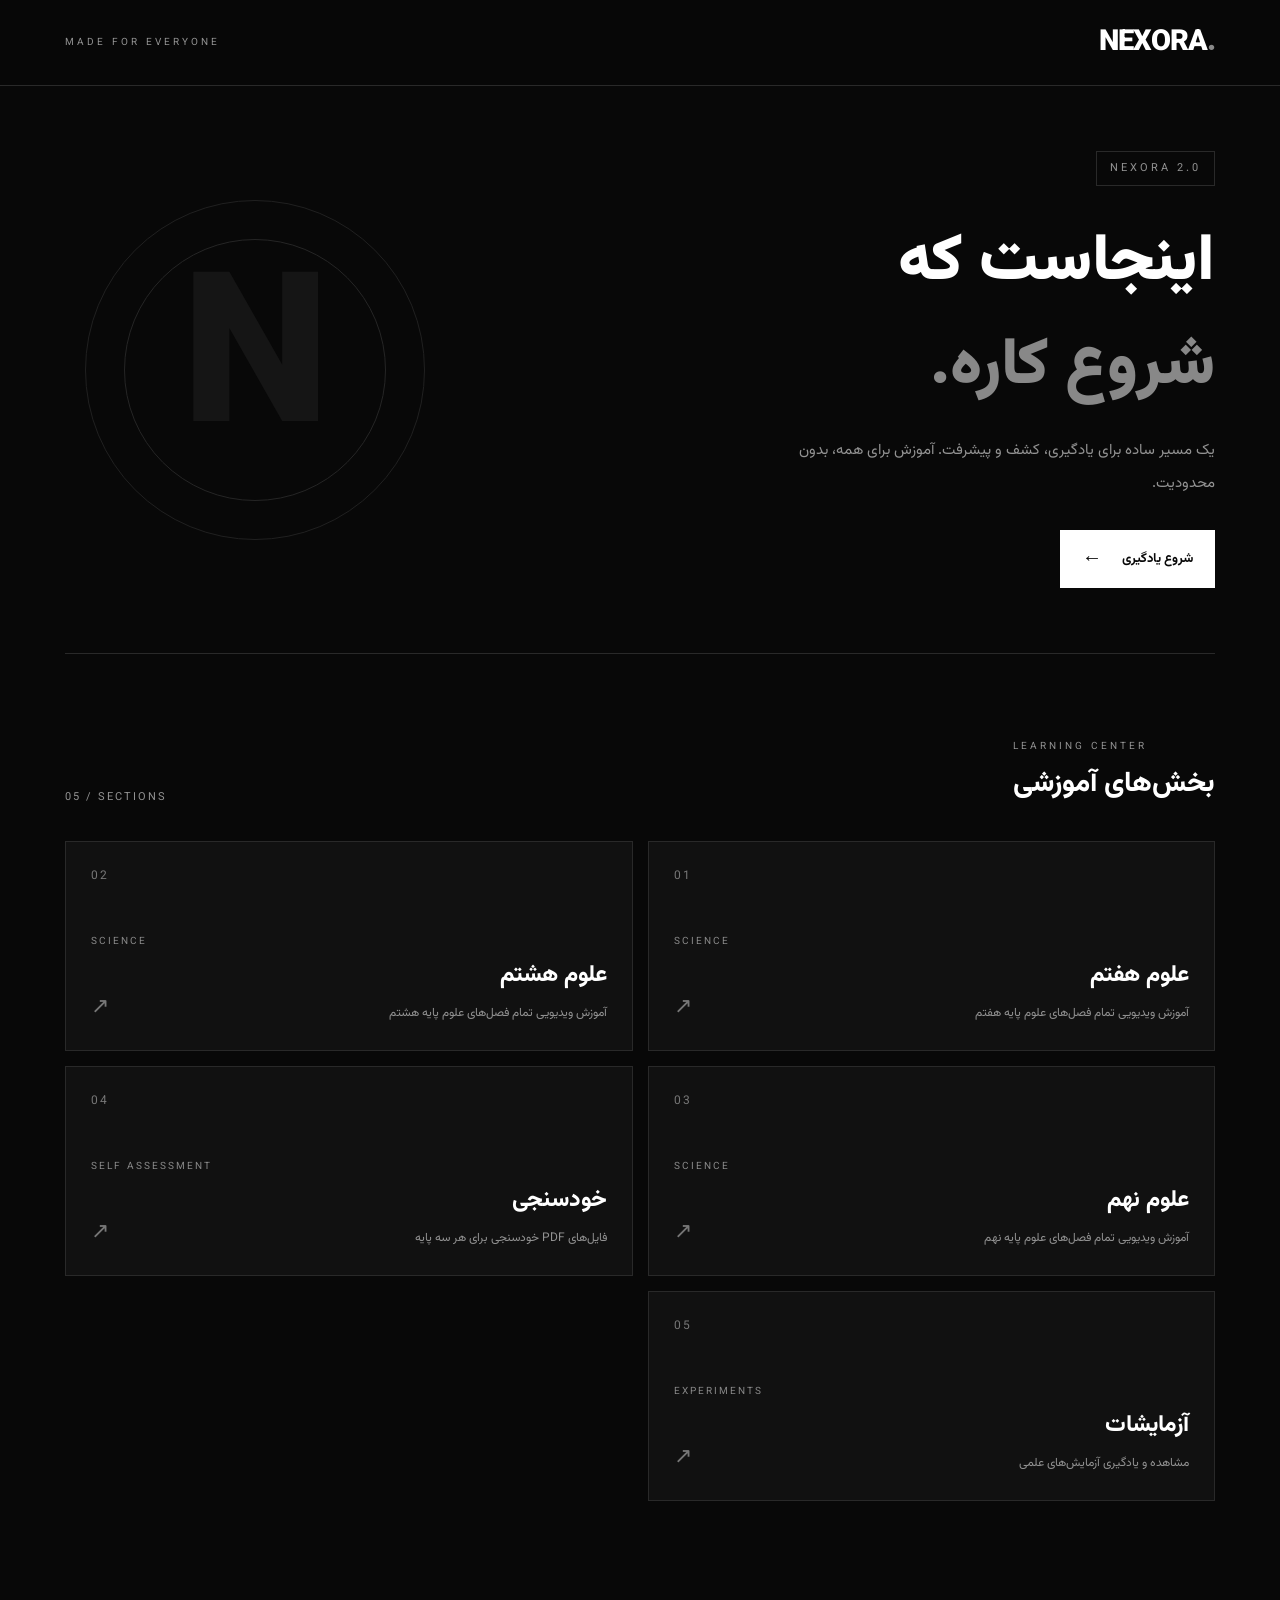
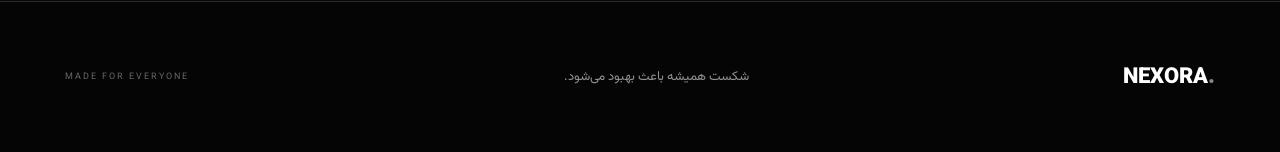
<file: index.html>
﻿<!DOCTYPE html>
<html lang="fa" dir="rtl">

<head>
    <meta charset="UTF-8">
    <meta name="viewport" content="width=device-width, initial-scale=1.0">
    <meta name="theme-color" content="#080808">

    <title>NEXORA | آموزش برای همه</title>

    <link rel="stylesheet" href="style.css">
</head>

<body>

    <!-- Header -->
    <header class="header">
        <div class="container nav">

            <a href="index.html" class="logo">NEXORA<span>.</span></a>

            <div class="nav-label">
                MADE FOR EVERYONE
            </div>

        </div>
    </header>


    <!-- Hero -->
    <main>

        <section class="hero container">

            <div class="hero-content">

                <span class="hero-tag">NEXORA 2.0</span>

                <h1>
                    اینجاست که
                    <span>شروع کاره.</span>
                </h1>

                <p class="hero-description">
                    یک مسیر ساده برای یادگیری، کشف و پیشرفت.
                    آموزش برای همه، بدون محدودیت.
                </p>

                <a href="#courses" class="hero-button">
                    شروع یادگیری
                    <span>←</span>
                </a>

            </div>

            <div class="hero-decoration">
                <span>N</span>
            </div>

        </section>


        <!-- Courses -->
        <section class="courses container" id="courses">

            <div class="section-heading">
                <div>
                    <span class="section-label">LEARNING CENTER</span>
                    <h2>بخش‌های آموزشی</h2>
                </div>

                <span class="course-count">05 / SECTIONS</span>
            </div>


            <div class="course-grid">

                <!-- Science 7 -->
                <a href="grades/science7.html" class="course-card">

                    <span class="card-number">01</span>

                    <div class="card-content">
                        <span class="card-category">SCIENCE</span>
                        <h3>علوم هفتم</h3>
                        <p>آموزش ویدیویی تمام فصل‌های علوم پایه هفتم</p>
                    </div>

                    <span class="card-arrow">↗</span>

                </a>


                <!-- Science 8 -->
                <a href="grades/science8.html" class="course-card">

                    <span class="card-number">02</span>

                    <div class="card-content">
                        <span class="card-category">SCIENCE</span>
                        <h3>علوم هشتم</h3>
                        <p>آموزش ویدیویی تمام فصل‌های علوم پایه هشتم</p>
                    </div>

                    <span class="card-arrow">↗</span>

                </a>


                <!-- Science 9 -->
                <a href="grades/science9.html" class="course-card">

                    <span class="card-number">03</span>

                    <div class="card-content">
                        <span class="card-category">SCIENCE</span>
                        <h3>علوم نهم</h3>
                        <p>آموزش ویدیویی تمام فصل‌های علوم پایه نهم</p>
                    </div>

                    <span class="card-arrow">↗</span>

                </a>


                <!-- Self Assessment -->
                <a href="grades/self-assessment.html" class="course-card">

                    <span class="card-number">04</span>

                    <div class="card-content">
                        <span class="card-category">SELF ASSESSMENT</span>
                        <h3>خودسنجی</h3>
                        <p>فایل‌های PDF خودسنجی برای هر سه پایه</p>
                    </div>

                    <span class="card-arrow">↗</span>

                </a>


                <!-- Experiments -->
                <a href="grades/experiments.html" class="course-card">

                    <span class="card-number">05</span>

                    <div class="card-content">
                        <span class="card-category">EXPERIMENTS</span>
                        <h3>آزمایشات</h3>
                        <p>مشاهده و یادگیری آزمایش‌های علمی</p>
                    </div>

                    <span class="card-arrow">↗</span>

                </a>

            </div>

        </section>

    </main>


    <!-- Footer -->
    <footer class="footer">

        <div class="container footer-content">

            <div class="footer-logo">NEXORA<span>.</span></div>

            <p>شکست همیشه باعث بهبود می‌شود.</p>

            <span class="footer-credit">MADE FOR EVERYONE</span>

        </div>

    </footer>


    <script src="script.js"></script>

</body>

</html>
</file>
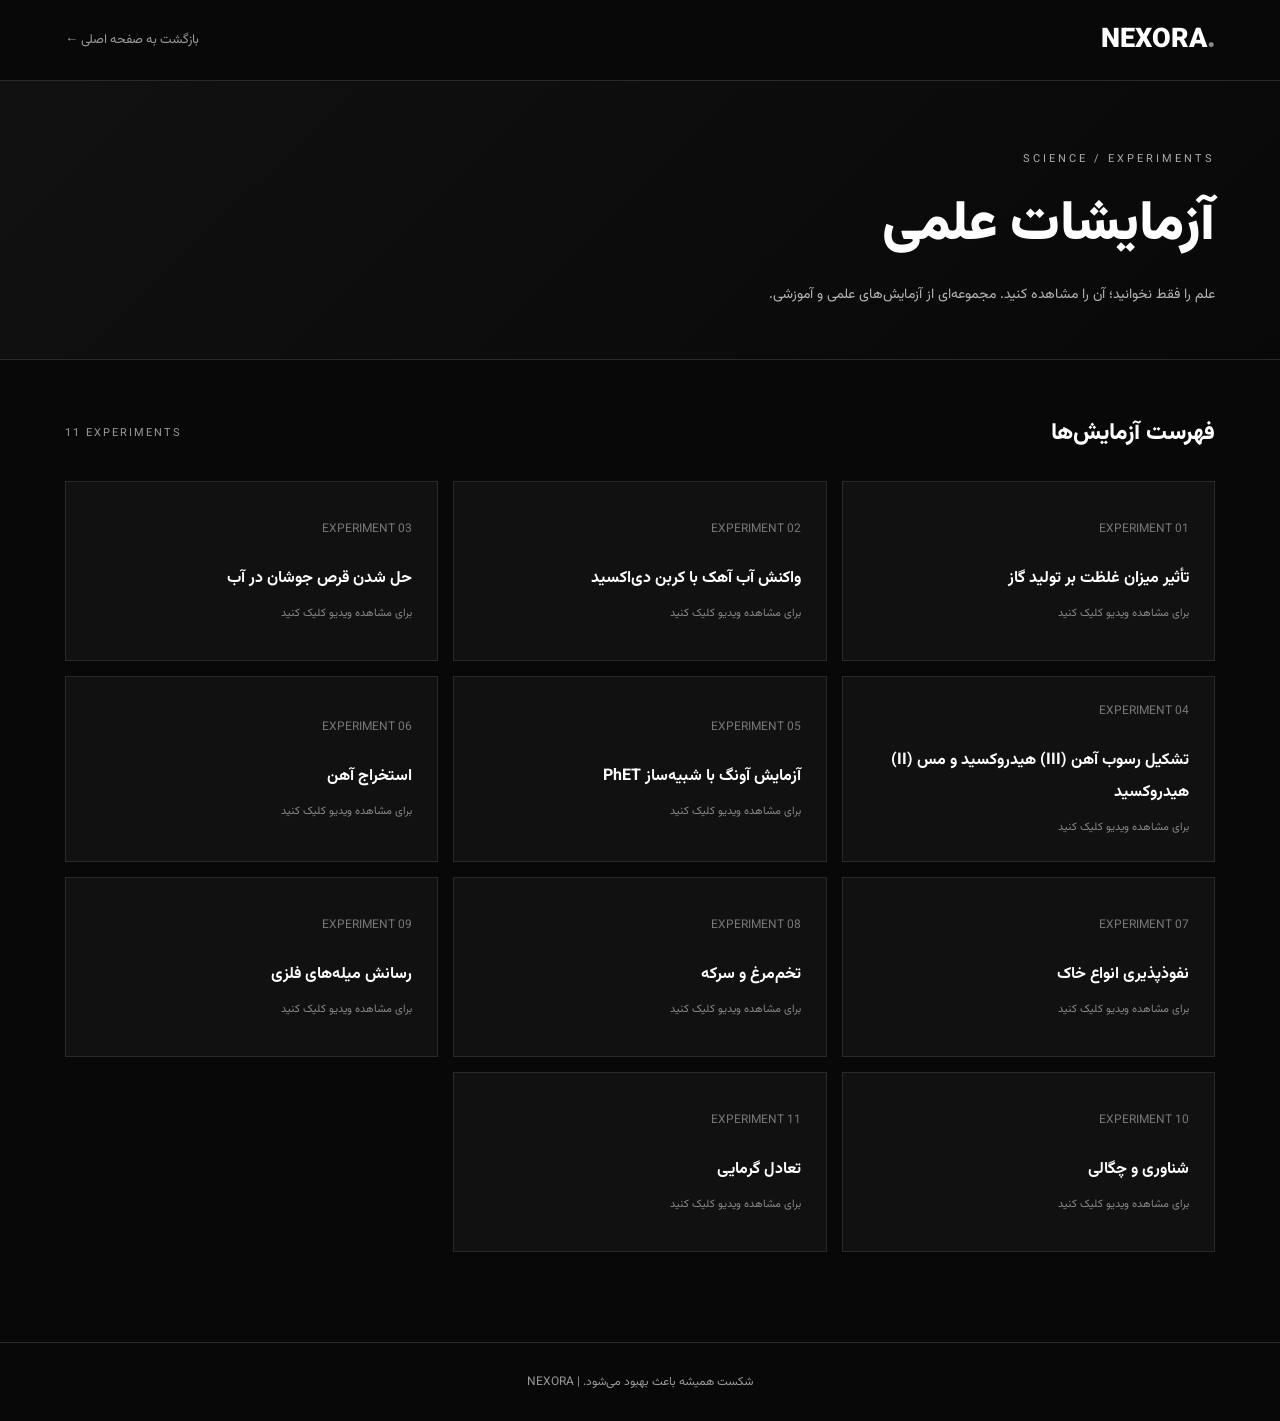
<file: grades/experiments.html>
﻿<!DOCTYPE html>
<html lang="fa" dir="rtl">

<head>
    <meta charset="UTF-8">
    <meta name="viewport" content="width=device-width, initial-scale=1.0">
    <meta name="theme-color" content="#080808">

    <title>آزمایشات | NEXORA</title>

    <link rel="stylesheet" href="../grade.css">

    <style>
        .experiment-grid {
            display: grid;
            grid-template-columns: repeat(3, 1fr);
            gap: 15px;
        }

        .experiment-card {
            background: #111;
            border: 1px solid #292929;
            color: white;
            padding: 25px;
            min-height: 180px;
            text-align: right;
            font-family: inherit;
            transition: 0.3s;
        }

        .experiment-card:hover {
            background: #191919;
            border-color: #777;
            transform: translateY(-4px);
        }

        .experiment-number {
            direction: ltr;
            display: block;
            color: #777;
            font-size: 12px;
            margin-bottom: 25px;
        }

        .experiment-card h3 {
            font-size: 16px;
            line-height: 2;
        }

        .experiment-card p {
            color: #888;
            font-size: 11px;
            margin-top: 10px;
        }

        @media (max-width: 850px) {
            .experiment-grid {
                grid-template-columns: repeat(2, 1fr);
            }
        }

        @media (max-width: 550px) {
            .experiment-grid {
                grid-template-columns: 1fr;
            }
        }
    </style>
</head>

<body>

    <header class="grade-header">
        <div class="container grade-nav">

            <a href="../index.html" class="grade-logo">
                NEXORA<span>.</span>
            </a>

            <a href="../index.html" class="back-home">
                بازگشت به صفحه اصلی ←
            </a>

        </div>
    </header>


    <main>

        <section class="grade-hero">
            <div class="container">

                <span class="grade-label">SCIENCE / EXPERIMENTS</span>

                <h1>آزمایشات علمی</h1>

                <p>
                    علم را فقط نخوانید؛ آن را مشاهده کنید.
                    مجموعه‌ای از آزمایش‌های علمی و آموزشی.
                </p>

            </div>
        </section>


        <section class="lessons-section container">

            <div class="lessons-heading">

                <h2>فهرست آزمایش‌ها</h2>

                <span class="lesson-count">11 EXPERIMENTS</span>

            </div>

            <div class="experiment-grid" id="experimentGrid"></div>

        </section>

    </main>


    <!-- VIDEO PLAYER -->

    <div class="video-modal" id="videoModal">

        <div class="video-box">

            <div class="video-top">

                <h3 id="videoTitle">پخش آزمایش</h3>

                <button class="video-close" id="closeVideo" type="button" aria-label="بستن ویدیو">
                    ×
                </button>

            </div>

            <div class="video-player" id="videoPlayer"></div>

        </div>

    </div>


    <footer class="grade-footer">
        <div class="container">
            <p>شکست همیشه باعث بهبود می‌شود. | NEXORA</p>
        </div>
    </footer>


    <script>

        const experiments = [

            {
                title: "تأثیر میزان غلظت بر تولید گاز",
                id: "tvj502d"
            },

            {
                title: "واکنش آب آهک با کربن دی‌اکسید",
                id: "jvji892"
            },

            {
                title: "حل شدن قرص جوشان در آب",
                id: "kykr9pp"
            },

            {
                title: "تشکیل رسوب آهن (III) هیدروکسید و مس (II) هیدروکسید",
                id: "yuttq0c"
            },

            {
                title: "آزمایش آونگ با شبیه‌ساز PhET",
                id: "qwt1pq7"
            },

            {
                title: "استخراج آهن",
                id: "wsb2vj2"
            },

            {
                title: "نفوذپذیری انواع خاک",
                id: "yvgewtz"
            },

            {
                title: "تخم‌مرغ و سرکه",
                id: "phzvf1x"
            },

            {
                title: "رسانش میله‌های فلزی",
                id: "kfhkz5e"
            },

            {
                title: "شناوری و چگالی",
                id: "qtm021s"
            },

            {
                title: "تعادل گرمایی",
                id: "ktvusyq"
            }

        ];


        const grid = document.getElementById("experimentGrid");
        const modal = document.getElementById("videoModal");
        const player = document.getElementById("videoPlayer");
        const titleElement = document.getElementById("videoTitle");
        const closeButton = document.getElementById("closeVideo");


        // ساخت کارت آزمایش‌ها

        experiments.forEach((experiment, index) => {

            const card = document.createElement("button");

            card.className = "experiment-card";
            card.type = "button";

            card.innerHTML = `
                <span class="experiment-number">
                    EXPERIMENT ${String(index + 1).padStart(2, "0")}
                </span>

                <h3>${experiment.title}</h3>

                <p>برای مشاهده ویدیو کلیک کنید</p>
            `;

            card.addEventListener("click", () => {
                openVideo(experiment.id, experiment.title);
            });

            grid.appendChild(card);

        });


        // پخش ویدیو داخل سایت

        function openVideo(videoId, title) {

            titleElement.textContent = title;

            player.innerHTML = "";

            const containerId = "aparat_" + Date.now();

            const embedContainer = document.createElement("div");
            embedContainer.id = containerId;

            player.appendChild(embedContainer);

            const script = document.createElement("script");

            script.type = "text/javascript";

            script.src =
                "https://www.aparat.com/embed/" +
                encodeURIComponent(videoId) +
                "?data[rnddiv]=" +
                containerId +
                "&data[responsive]=yes";

            embedContainer.appendChild(script);

            modal.classList.add("active");
            document.body.style.overflow = "hidden";

        }


        // بستن پخش‌کننده

        function closeVideo() {

            modal.classList.remove("active");

            player.innerHTML = "";

            document.body.style.overflow = "";

        }


        closeButton.addEventListener("click", closeVideo);


        modal.addEventListener("click", (event) => {

            if (event.target === modal) {
                closeVideo();
            }

        });


        document.addEventListener("keydown", (event) => {

            if (event.key === "Escape") {
                closeVideo();
            }

        });

    </script>

</body>

</html>
</file>
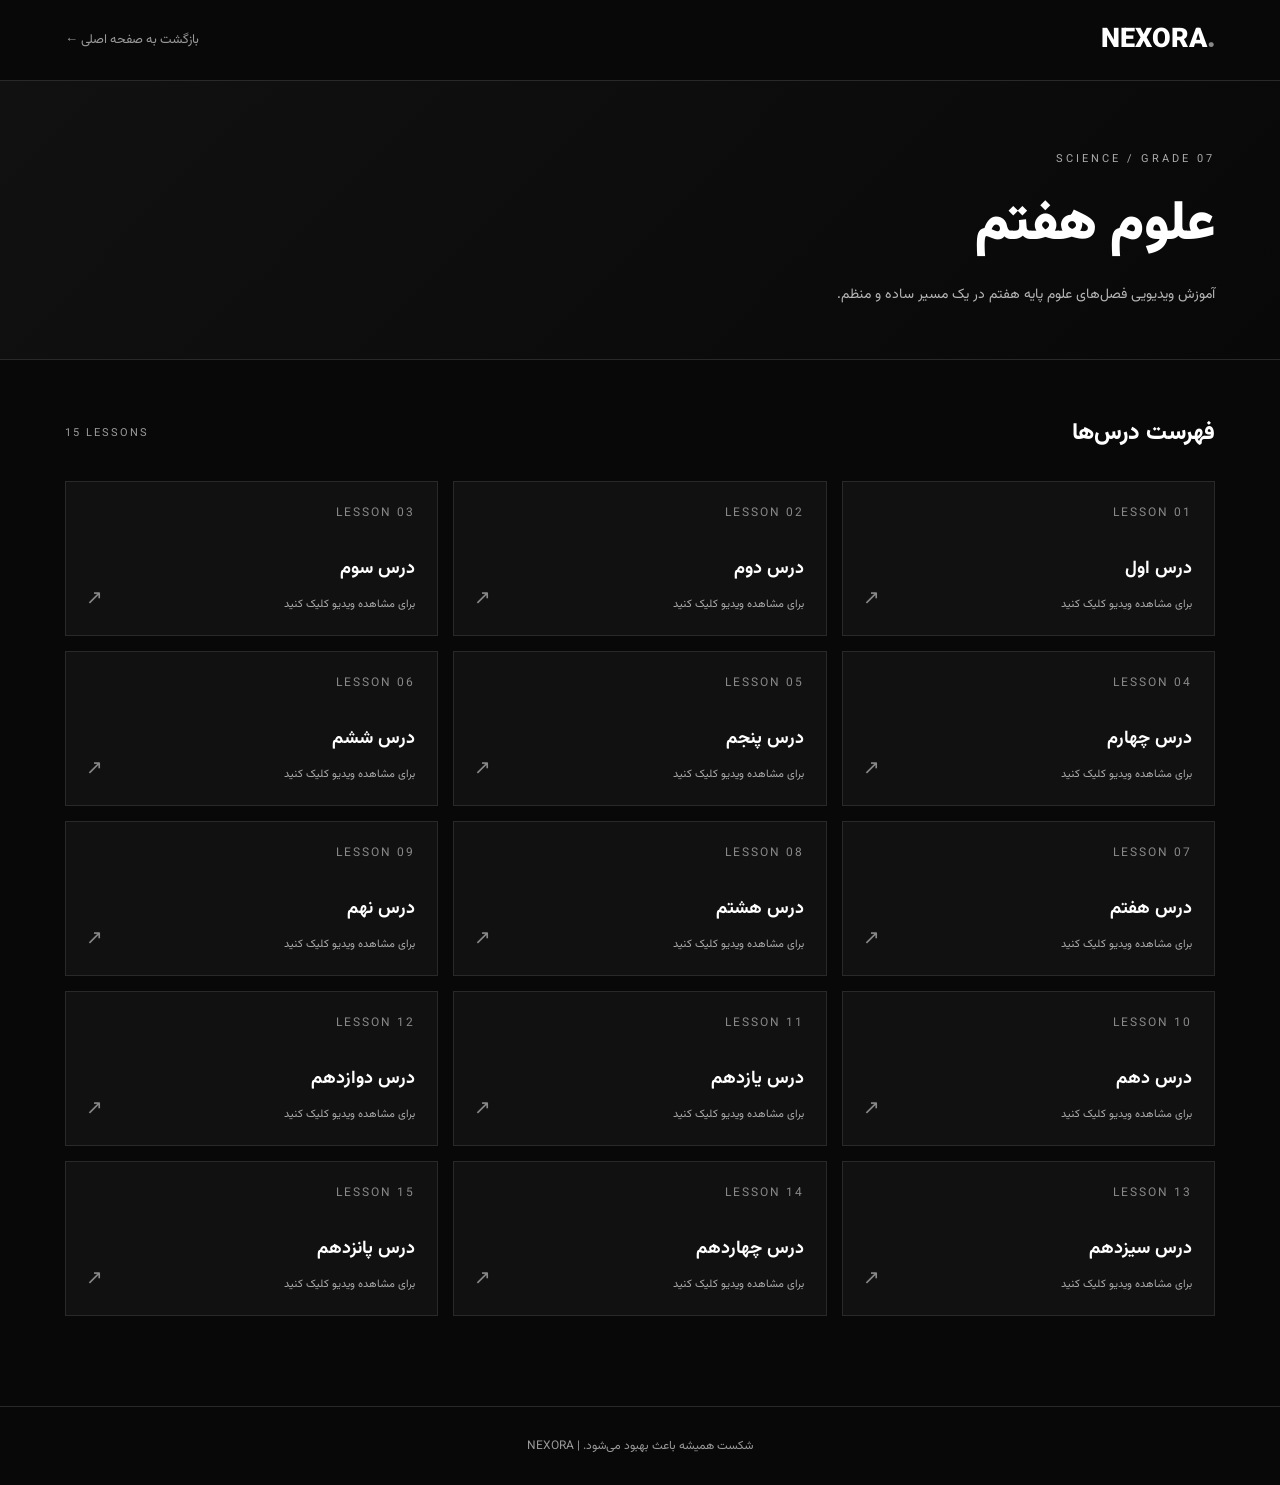
<file: grades/science7.html>
﻿<!DOCTYPE html>
<html lang="fa" dir="rtl">

<head>
    <meta charset="UTF-8">
    <meta name="viewport" content="width=device-width, initial-scale=1.0">
    <meta name="theme-color" content="#080808">

    <title>علوم هفتم | NEXORA</title>

    <link rel="stylesheet" href="../grade.css">
</head>

<body>

    <header class="grade-header">
        <div class="container grade-nav">

            <a href="../index.html" class="grade-logo">
                NEXORA<span>.</span>
            </a>

            <a href="../index.html" class="back-home">
                بازگشت به صفحه اصلی ←
            </a>

        </div>
    </header>


    <main>

        <section class="grade-hero">
            <div class="container">

                <span class="grade-label">SCIENCE / GRADE 07</span>

                <h1>علوم هفتم</h1>

                <p>
                    آموزش ویدیویی فصل‌های علوم پایه هفتم
                    در یک مسیر ساده و منظم.
                </p>

            </div>
        </section>


        <section class="lessons-section container">

            <div class="lessons-heading">

                <h2>فهرست درس‌ها</h2>

                <span class="lesson-count">
                    15 LESSONS
                </span>

            </div>

            <div class="lesson-grid" id="lessonGrid">
                <!-- کارت‌های درس با JavaScript ساخته می‌شوند -->
            </div>

        </section>

    </main>


    <!-- VIDEO PLAYER -->

    <div class="video-modal" id="videoModal">

        <div class="video-box">

            <div class="video-top">

                <h3 id="videoTitle">پخش ویدیو</h3>

                <button class="video-close" id="closeVideo" type="button" aria-label="بستن ویدیو">
                    ×
                </button>

            </div>

            <div class="video-player" id="videoPlayer"></div>

        </div>

    </div>


    <footer class="grade-footer">

        <div class="container">
            <p>شکست همیشه باعث بهبود می‌شود. | NEXORA</p>
        </div>

    </footer>


    <script src="../grade.js"></script>

</body>

</html>
</file>
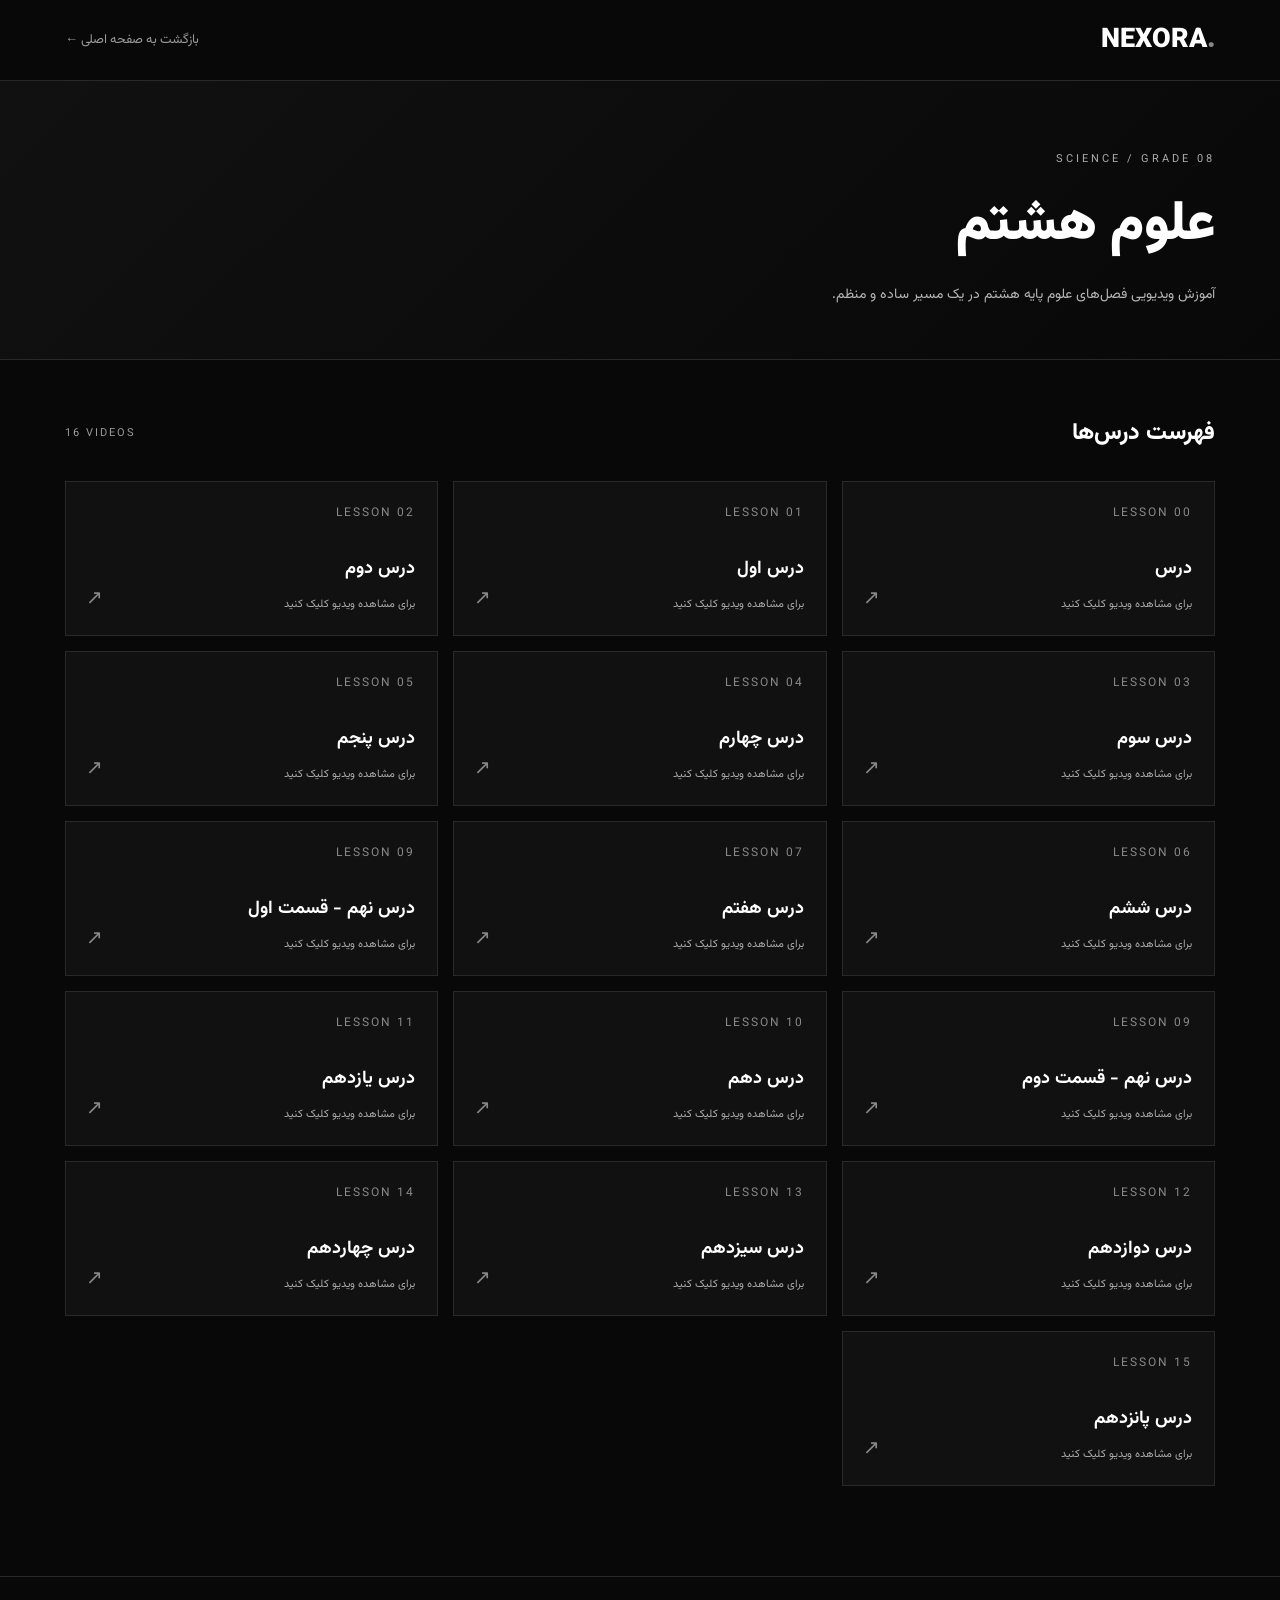
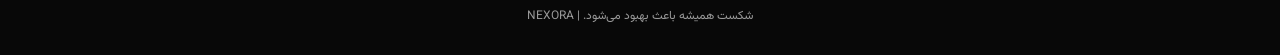
<file: grades/science8.html>
﻿<!DOCTYPE html>
<html lang="fa" dir="rtl">

<head>
    <meta charset="UTF-8">
    <meta name="viewport" content="width=device-width, initial-scale=1.0">
    <meta name="theme-color" content="#080808">

    <title>علوم هشتم | NEXORA</title>

    <link rel="stylesheet" href="../grade.css">
</head>

<body>

    <header class="grade-header">
        <div class="container grade-nav">

            <a href="../index.html" class="grade-logo">
                NEXORA<span>.</span>
            </a>

            <a href="../index.html" class="back-home">
                بازگشت به صفحه اصلی ←
            </a>

        </div>
    </header>


    <main>

        <section class="grade-hero">
            <div class="container">

                <span class="grade-label">SCIENCE / GRADE 08</span>

                <h1>علوم هشتم</h1>

                <p>
                    آموزش ویدیویی فصل‌های علوم پایه هشتم
                    در یک مسیر ساده و منظم.
                </p>

            </div>
        </section>


        <section class="lessons-section container">

            <div class="lessons-heading">

                <h2>فهرست درس‌ها</h2>

                <span class="lesson-count">
                    16 VIDEOS
                </span>

            </div>

            <div class="lesson-grid" id="lessonGrid">
                <!-- کارت‌های درس با JavaScript ساخته می‌شوند -->
            </div>

        </section>

    </main>


    <div class="video-modal" id="videoModal">

        <div class="video-box">

            <div class="video-top">

                <h3 id="videoTitle">پخش ویدیو</h3>

                <button class="video-close" id="closeVideo" type="button" aria-label="بستن ویدیو">
                    ×
                </button>

            </div>

            <div class="video-player" id="videoPlayer"></div>

        </div>

    </div>


    <footer class="grade-footer">
        <div class="container">
            <p>شکست همیشه باعث بهبود می‌شود. | NEXORA</p>
        </div>
    </footer>


    <script src="../grade.js"></script>

</body>

</html>
</file>
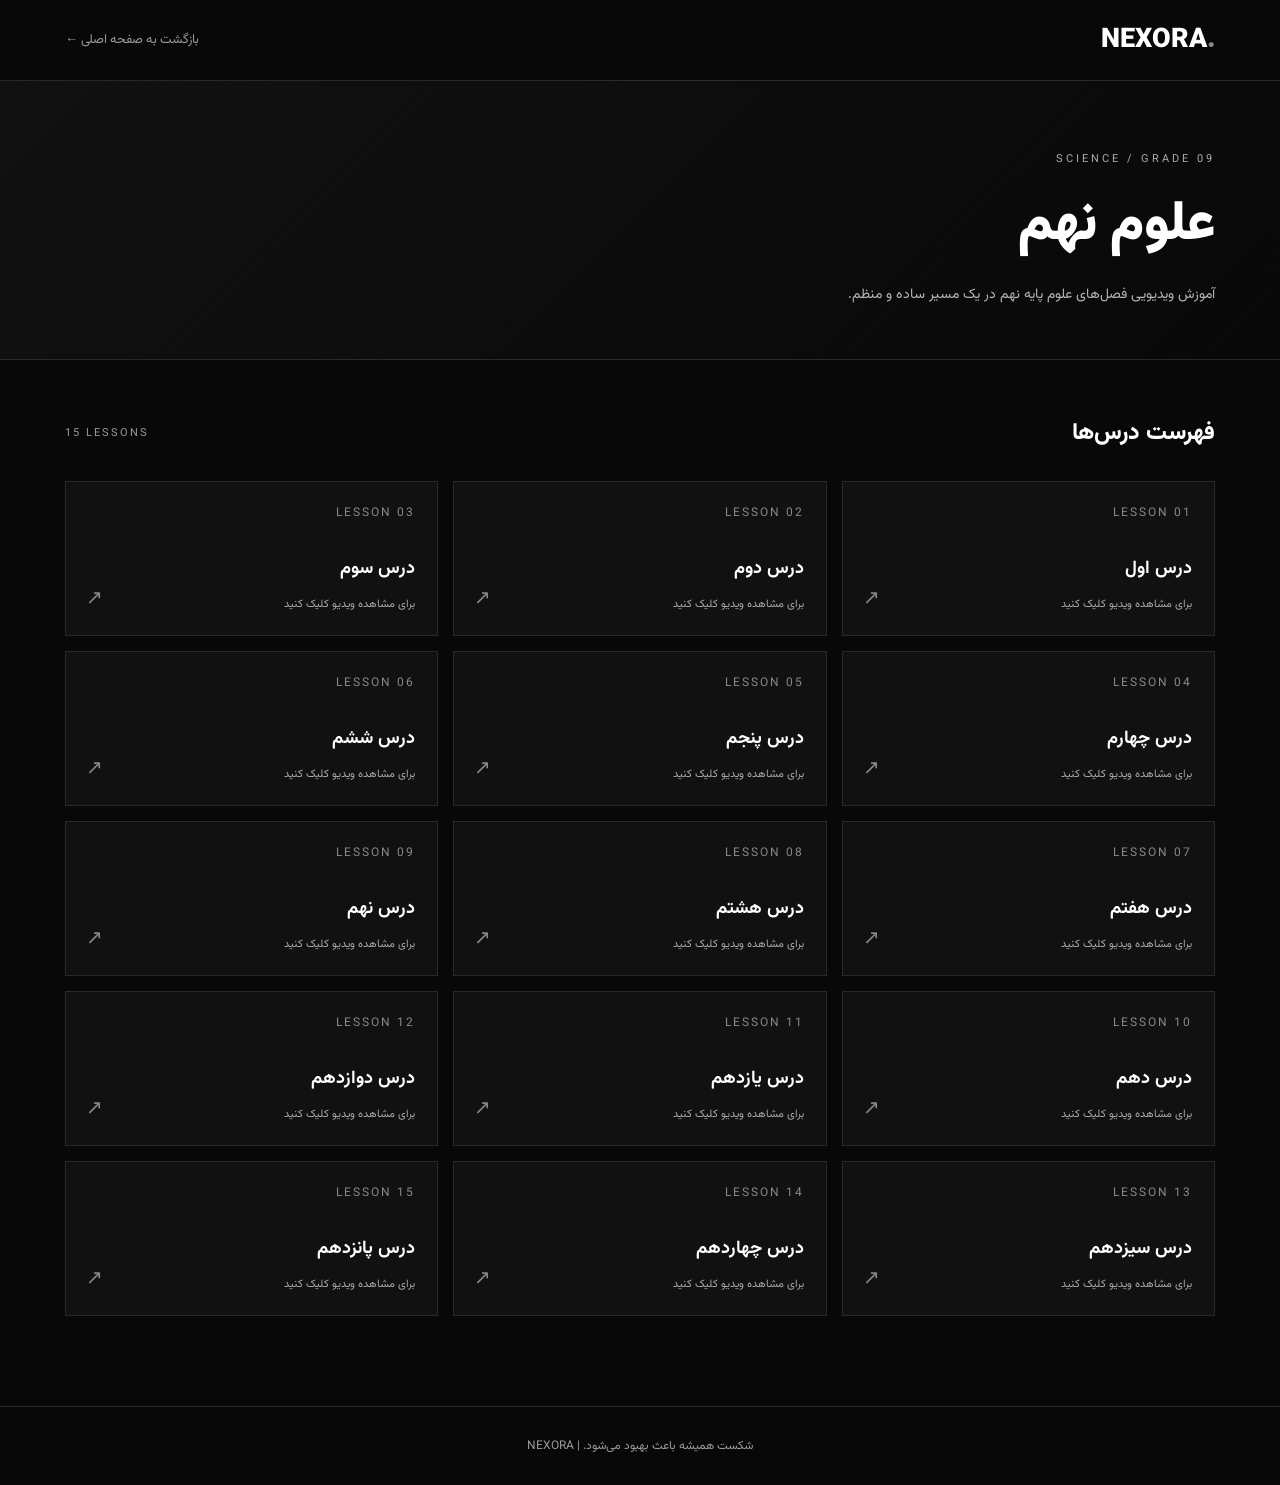
<file: grades/science9.html>
﻿<!DOCTYPE html>
<html lang="fa" dir="rtl">

<head>
    <meta charset="UTF-8">
    <meta name="viewport" content="width=device-width, initial-scale=1.0">
    <meta name="theme-color" content="#080808">

    <title>علوم نهم | NEXORA</title>

    <link rel="stylesheet" href="../grade.css">
</head>

<body>

    <header class="grade-header">
        <div class="container grade-nav">

            <a href="../index.html" class="grade-logo">
                NEXORA<span>.</span>
            </a>

            <a href="../index.html" class="back-home">
                بازگشت به صفحه اصلی ←
            </a>

        </div>
    </header>


    <main>

        <section class="grade-hero">
            <div class="container">

                <span class="grade-label">SCIENCE / GRADE 09</span>

                <h1>علوم نهم</h1>

                <p>
                    آموزش ویدیویی فصل‌های علوم پایه نهم
                    در یک مسیر ساده و منظم.
                </p>

            </div>
        </section>


        <section class="lessons-section container">

            <div class="lessons-heading">

                <h2>فهرست درس‌ها</h2>

                <span class="lesson-count">
                    15 LESSONS
                </span>

            </div>

            <div class="lesson-grid" id="lessonGrid">
                <!-- کارت‌های درس با JavaScript ساخته می‌شوند -->
            </div>

        </section>

    </main>


    <div class="video-modal" id="videoModal">

        <div class="video-box">

            <div class="video-top">

                <h3 id="videoTitle">پخش ویدیو</h3>

                <button class="video-close" id="closeVideo" type="button" aria-label="بستن ویدیو">
                    ×
                </button>

            </div>

            <div class="video-player" id="videoPlayer"></div>

        </div>

    </div>


    <footer class="grade-footer">
        <div class="container">
            <p>شکست همیشه باعث بهبود می‌شود. | NEXORA</p>
        </div>
    </footer>


    <script src="../grade.js"></script>

</body>

</html>
</file>
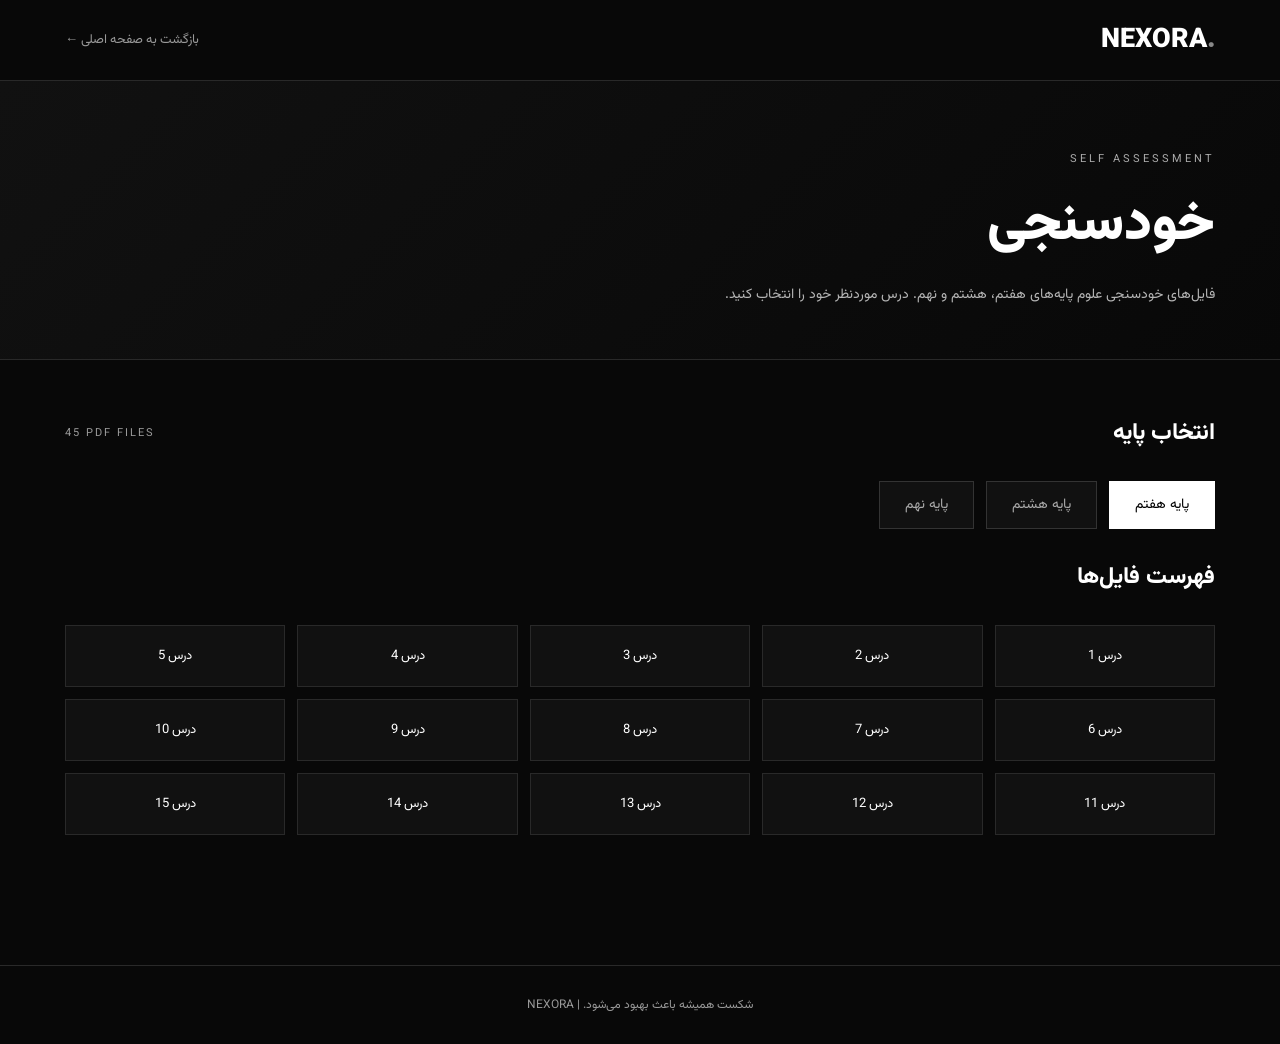
<file: grades/self-assessment.html>
﻿<!DOCTYPE html>
<html lang="fa" dir="rtl">

<head>
    <meta charset="UTF-8">
    <meta name="viewport" content="width=device-width, initial-scale=1.0">
    <meta name="theme-color" content="#080808">

    <title>خودسنجی | NEXORA</title>

    <link rel="stylesheet" href="../grade.css">

    <style>
        .grade-tabs {
            display: flex;
            gap: 12px;
            flex-wrap: wrap;
            margin-bottom: 30px;
        }

        .grade-tab {
            background: #111;
            color: #aaa;
            border: 1px solid #333;
            padding: 12px 25px;
            font-size: 14px;
            transition: 0.3s;
        }

        .grade-tab:hover,
        .grade-tab.active {
            background: white;
            color: black;
            border-color: white;
        }

        .pdf-grid {
            display: grid;
            grid-template-columns: repeat(5, 1fr);
            gap: 12px;
            margin-bottom: 40px;
        }

        .pdf-card {
            background: #111;
            color: white;
            border: 1px solid #292929;
            padding: 20px 10px;
            font-family: inherit;
            font-size: 13px;
            transition: 0.3s;
        }

        .pdf-card:hover,
        .pdf-card.active {
            background: white;
            color: black;
            border-color: white;
        }

        .pdf-viewer {
            display: none;
            margin-top: 35px;
        }

        .pdf-viewer.active {
            display: block;
        }

        .pdf-viewer h3 {
            margin-bottom: 15px;
            font-size: 18px;
        }

        .pdf-frame {
            width: 100%;
            height: 750px;
            border: 1px solid #333;
            background: white;
        }

        @media (max-width: 750px) {
            .pdf-grid {
                grid-template-columns: repeat(3, 1fr);
            }

            .pdf-frame {
                height: 550px;
            }
        }

        @media (max-width: 450px) {
            .pdf-grid {
                grid-template-columns: repeat(2, 1fr);
            }

            .grade-tab {
                flex: 1;
                padding: 10px;
            }
        }
    </style>
</head>

<body>

    <header class="grade-header">
        <div class="container grade-nav">

            <a href="../index.html" class="grade-logo">
                NEXORA<span>.</span>
            </a>

            <a href="../index.html" class="back-home">
                بازگشت به صفحه اصلی ←
            </a>

        </div>
    </header>


    <main>

        <section class="grade-hero">
            <div class="container">

                <span class="grade-label">SELF ASSESSMENT</span>

                <h1>خودسنجی</h1>

                <p>
                    فایل‌های خودسنجی علوم پایه‌های هفتم، هشتم و نهم.
                    درس موردنظر خود را انتخاب کنید.
                </p>

            </div>
        </section>


        <section class="lessons-section container">

            <div class="lessons-heading">
                <h2>انتخاب پایه</h2>
                <span class="lesson-count">45 PDF FILES</span>
            </div>

            <div class="grade-tabs">

                <button class="grade-tab active" data-grade="grade7">
                    پایه هفتم
                </button>

                <button class="grade-tab" data-grade="grade8">
                    پایه هشتم
                </button>

                <button class="grade-tab" data-grade="grade9">
                    پایه نهم
                </button>

            </div>


            <div class="lessons-heading">
                <h2>فهرست فایل‌ها</h2>
            </div>

            <div class="pdf-grid" id="pdfGrid"></div>


            <div class="pdf-viewer" id="pdfViewer">

                <h3 id="pdfTitle">نمایش فایل خودسنجی</h3>

                <iframe class="pdf-frame" id="pdfFrame" title="فایل خودسنجی" src="" loading="lazy">
                </iframe>

            </div>

        </section>

    </main>


    <footer class="grade-footer">
        <div class="container">
            <p>شکست همیشه باعث بهبود می‌شود. | NEXORA</p>
        </div>
    </footer>


    <script>

        const pdfFiles = {

            grade7: [
                "درس اول.pdf",
                "درس دوم.pdf",
                "درس سوم.pdf",
                "درس چهارم.pdf",
                "درس پنجم.pdf",
                "درس ششم.pdf",
                "درس هفتم.pdf",
                "درس هشتم.pdf",
                "درس نهم.pdf",
                "درس دهم.pdf",
                "درس یازده.pdf",
                "درس دوازده.pdf",
                "درس سیزدهم.pdf",
                "درس چهاردهم.pdf",
                "درس پانزده.pdf"
            ],

            grade8: [
                "درس اول.pdf",
                "درس دوم.pdf",
                "درس سوم.pdf",
                "درس چهارم.pdf",
                "درس پنجم.pdf",
                "درس ششم.pdf",
                "درس هفتم.pdf",
                "درس هشتم.pdf",
                "درس نهم.pdf",
                "درس دهم.pdf",
                "درس یازدهم.pdf",
                "درس دوازدهم.pdf",
                "درس سیزدهم.pdf",
                "درس چهاردهم.pdf",
                "درس پانزدهم.pdf"
            ],

            grade9: [
                "درس 1.pdf",
                "درس 2.pdf",
                "درس 3.pdf",
                "درس4.pdf",
                "درس 5.pdf",
                "درس 6.pdf",
                "درس 7.pdf",
                "درس 8.pdf",
                "درس 9.pdf",
                "درس 10.pdf",
                "درس 11.pdf",
                "درس 12.pdf",
                "درس 13.pdf",
                "درس 14.pdf",
                "درس 15.pdf"
            ]

        };


        const pdfGrid = document.getElementById("pdfGrid");
        const pdfFrame = document.getElementById("pdfFrame");
        const pdfTitle = document.getElementById("pdfTitle");
        const pdfViewer = document.getElementById("pdfViewer");
        const gradeTabs = document.querySelectorAll(".grade-tab");


        let currentGrade = "grade7";


        function showPDF(file, index) {

            const path = `../pdfs/${currentGrade}/${encodeURIComponent(file)}`;

            pdfFrame.src = path;
            pdfTitle.textContent = `درس ${index + 1} | خودسنجی`;

            pdfViewer.classList.add("active");

            document.querySelectorAll(".pdf-card").forEach(card => {
                card.classList.remove("active");
            });

            const selectedCard = document.querySelector(
                `.pdf-card[data-index="${index}"]`
            );

            if (selectedCard) {
                selectedCard.classList.add("active");
            }

        }


        function renderPDFs(grade) {

            currentGrade = grade;
            pdfGrid.innerHTML = "";

            pdfViewer.classList.remove("active");
            pdfFrame.src = "";

            pdfFiles[grade].forEach((file, index) => {

                const button = document.createElement("button");

                button.className = "pdf-card";
                button.type = "button";
                button.dataset.index = index;

                button.textContent = `درس ${index + 1}`;

                button.addEventListener("click", () => {
                    showPDF(file, index);
                });

                pdfGrid.appendChild(button);

            });

        }


        gradeTabs.forEach(tab => {

            tab.addEventListener("click", () => {

                gradeTabs.forEach(item => {
                    item.classList.remove("active");
                });

                tab.classList.add("active");

                renderPDFs(tab.dataset.grade);

            });

        });


        renderPDFs("grade7");

    </script>

</body>

</html>
</file>
<file: style.css>
﻿@import url('https://fonts.googleapis.com/css2?family=Vazirmatn:wght@300;400;500;600;700;800;900&display=swap');

:root {
    --background: #080808;
    --surface: #111111;
    --surface-hover: #191919;
    --text: #ffffff;
    --muted: #929292;
    --border: #292929;
    --accent: #ffffff;
}

* {
    margin: 0;
    padding: 0;
    box-sizing: border-box;
}

html {
    scroll-behavior: smooth;
}

body {
    background: var(--background);
    color: var(--text);
    font-family: 'Vazirmatn', sans-serif;
    min-height: 100vh;
}

a {
    color: inherit;
    text-decoration: none;
}

.container {
    width: min(1150px, 90%);
    margin: 0 auto;
}

/* HEADER */

.header {
    width: 100%;
    border-bottom: 1px solid var(--border);
    background: rgba(8, 8, 8, 0.95);
}

.nav {
    height: 85px;
    display: flex;
    align-items: center;
    justify-content: space-between;
}

.logo {
    direction: ltr;
    font-size: 29px;
    font-weight: 900;
    letter-spacing: -1px;
}

.logo span,
.footer-logo span {
    color: #888;
}

.nav-label {
    direction: ltr;
    font-size: 10px;
    letter-spacing: 3px;
    color: var(--muted);
}

/* HERO */

.hero {
    min-height: 460px;
    display: flex;
    align-items: center;
    justify-content: space-between;
    position: relative;
    overflow: hidden;
    border-bottom: 1px solid var(--border);
}

.hero-content {
    position: relative;
    z-index: 2;
    padding: 65px 0;
}

.hero-tag {
    display: inline-block;
    direction: ltr;
    font-size: 11px;
    letter-spacing: 3px;
    color: var(--muted);
    border: 1px solid var(--border);
    padding: 8px 13px;
    margin-bottom: 25px;
}

.hero h1 {
    font-size: clamp(36px, 6vw, 65px);
    font-weight: 900;
    line-height: 1.6;
    max-width: 650px;
}

.hero h1 span {
    display: block;
    color: #888;
}

.hero-description {
    color: var(--muted);
    font-size: 15px;
    line-height: 2.2;
    margin-top: 15px;
    max-width: 470px;
}

.hero-button {
    display: inline-flex;
    align-items: center;
    gap: 20px;
    background: #fff;
    color: #080808;
    padding: 13px 22px;
    margin-top: 30px;
    font-size: 13px;
    font-weight: 700;
    transition: 0.3s;
}

.hero-button:hover {
    background: #bdbdbd;
    transform: translateY(-3px);
}

.hero-button span {
    font-size: 20px;
}

.hero-decoration {
    position: absolute;
    left: 20px;
    top: 50%;
    transform: translateY(-50%);
    width: 340px;
    height: 340px;
    border: 1px solid #202020;
    border-radius: 50%;
    display: flex;
    align-items: center;
    justify-content: center;
}

.hero-decoration::before {
    content: "";
    position: absolute;
    width: 260px;
    height: 260px;
    border: 1px solid #252525;
    border-radius: 50%;
}

.hero-decoration span {
    direction: ltr;
    font-size: 210px;
    font-weight: 900;
    color: #151515;
}

/* SECTION HEADING */

.courses {
    padding-top: 85px;
    padding-bottom: 100px;
}

.section-heading {
    display: flex;
    align-items: end;
    justify-content: space-between;
    margin-bottom: 35px;
}

.section-label {
    direction: ltr;
    display: block;
    color: var(--muted);
    font-size: 10px;
    letter-spacing: 3px;
    margin-bottom: 8px;
}

.section-heading h2 {
    font-size: 28px;
    font-weight: 800;
}

.course-count {
    direction: ltr;
    font-size: 11px;
    color: var(--muted);
    letter-spacing: 2px;
}

/* COURSE CARDS */

.course-grid {
    display: grid;
    grid-template-columns: repeat(2, 1fr);
    gap: 15px;
}

.course-card {
    min-height: 210px;
    background: var(--surface);
    border: 1px solid var(--border);
    padding: 25px;
    position: relative;
    display: flex;
    flex-direction: column;
    justify-content: space-between;
    overflow: hidden;
    transition: 0.3s ease;
}

.course-card:hover {
    background: var(--surface-hover);
    border-color: #777;
    transform: translateY(-5px);
}

.card-number {
    direction: ltr;
    font-size: 12px;
    color: #777;
    letter-spacing: 2px;
}

.card-content {
    margin-top: 25px;
}

.card-category {
    direction: ltr;
    display: block;
    font-size: 10px;
    letter-spacing: 2px;
    color: #888;
    margin-bottom: 8px;
}

.card-content h3 {
    font-size: 23px;
    font-weight: 800;
    margin-bottom: 8px;
}

.card-content p {
    font-size: 12px;
    color: var(--muted);
    line-height: 2;
    max-width: 85%;
}

.card-arrow {
    direction: ltr;
    position: absolute;
    left: 25px;
    bottom: 25px;
    font-size: 22px;
    color: #777;
    transition: 0.3s;
}

.course-card:hover .card-arrow {
    color: #fff;
    transform: translate(3px, -3px);
}

/* FOOTER */

.footer {
    border-top: 1px solid var(--border);
    background: #050505;
}

.footer-content {
    min-height: 150px;
    display: flex;
    align-items: center;
    justify-content: space-between;
    gap: 20px;
}

.footer-logo {
    direction: ltr;
    font-size: 22px;
    font-weight: 900;
}

.footer-content p {
    font-size: 13px;
    color: var(--muted);
}

.footer-credit {
    direction: ltr;
    font-size: 9px;
    letter-spacing: 2px;
    color: #666;
}

/* RESPONSIVE */

@media (max-width: 750px) {

    .hero {
        min-height: 390px;
    }

    .hero-decoration {
        left: -100px;
        opacity: 0.5;
    }

    .hero h1 {
        font-size: 43px;
    }

    .course-grid {
        grid-template-columns: 1fr;
    }

    .section-heading h2 {
        font-size: 23px;
    }

    .footer-content {
        padding: 30px 0;
        flex-direction: column;
        justify-content: center;
        text-align: center;
    }

}

@media (max-width: 400px) {

    .nav {
        height: 70px;
    }

    .logo {
        font-size: 24px;
    }

    .nav-label {
        font-size: 8px;
        letter-spacing: 1px;
    }

    .hero h1 {
        font-size: 36px;
    }

    .course-card {
        min-height: 190px;
    }

}
</file>
<file: grade.css>
﻿@import url('https://fonts.googleapis.com/css2?family=Vazirmatn:wght@300;400;500;600;700;800;900&display=swap');

/* ROOT */

:root {
    --bg: #080808;
    --surface: #111111;
    --surface-hover: #1b1b1b;
    --text: #ffffff;
    --muted: #999999;
    --border: #292929;
    --accent: #ffffff;
}

/* RESET */

* {
    margin: 0;
    padding: 0;
    box-sizing: border-box;
}

html {
    scroll-behavior: smooth;
}

body {
    background: var(--bg);
    color: var(--text);
    font-family: 'Vazirmatn', sans-serif;
    min-height: 100vh;
}

a {
    color: inherit;
    text-decoration: none;
}

button {
    font-family: inherit;
    cursor: pointer;
}

.container {
    width: min(1150px, 90%);
    margin: auto;
}

/* HEADER */

.grade-header {
    border-bottom: 1px solid var(--border);
    background: #080808;
}

.grade-nav {
    height: 80px;
    display: flex;
    align-items: center;
    justify-content: space-between;
}

.grade-logo {
    direction: ltr;
    font-size: 27px;
    font-weight: 900;
    color: #ffffff;
}

.grade-logo span {
    color: #888888;
}

.back-home {
    color: var(--muted);
    font-size: 13px;
    transition: 0.3s;
}

.back-home:hover {
    color: #ffffff;
}

/* HERO */

.grade-hero {
    padding: 65px 0 50px;
    border-bottom: 1px solid var(--border);
    background: linear-gradient(135deg, #111111, #080808);
}

.grade-label {
    direction: ltr;
    display: inline-block;
    color: #aaaaaa;
    font-size: 11px;
    letter-spacing: 3px;
    margin-bottom: 15px;
}

.grade-hero h1 {
    color: #ffffff;
    font-size: clamp(35px, 6vw, 55px);
    font-weight: 900;
    margin-bottom: 12px;
}

.grade-hero p {
    color: #b5b5b5;
    font-size: 14px;
    line-height: 2;
}

/* LESSON SECTION */

.lessons-section {
    padding: 55px 0 90px;
}

.lessons-heading {
    display: flex;
    justify-content: space-between;
    align-items: center;
    margin-bottom: 30px;
    gap: 15px;
}

.lessons-heading h2 {
    color: #ffffff;
    font-size: 23px;
    font-weight: 800;
}

.lesson-count {
    direction: ltr;
    color: var(--muted);
    font-size: 11px;
    letter-spacing: 2px;
}

/* LESSON GRID */

.lesson-grid {
    display: grid;
    grid-template-columns: repeat(3, 1fr);
    gap: 15px;
}

/* LESSON CARD */

.lesson-card {
    background: var(--surface);
    border: 1px solid var(--border);
    min-height: 155px;
    padding: 22px;
    position: relative;
    display: flex;
    flex-direction: column;
    justify-content: space-between;
    transition: 0.3s ease;
    cursor: pointer;
    color: #ffffff;
    animation: appear 0.5s ease both;
}

.lesson-card:hover {
    background: var(--surface-hover);
    border-color: #777777;
    transform: translateY(-4px);
}

.lesson-number {
    direction: ltr;
    color: #888888;
    font-size: 12px;
    letter-spacing: 2px;
}

.lesson-card h3 {
    color: #ffffff;
    font-size: 18px;
    font-weight: 700;
    margin-top: 25px;
}

.lesson-card p {
    color: #aaaaaa;
    font-size: 11px;
    margin-top: 5px;
}

.lesson-arrow {
    direction: ltr;
    position: absolute;
    left: 20px;
    bottom: 20px;
    font-size: 20px;
    color: #888888;
    transition: 0.3s;
}

.lesson-card:hover .lesson-arrow {
    color: #ffffff;
    transform: translate(3px, -3px);
}

/* VIDEO MODAL */

.video-modal {
    position: fixed;
    inset: 0;
    z-index: 1000;
    background: rgba(0, 0, 0, 0.94);
    display: none;
    align-items: center;
    justify-content: center;
    padding: 20px;
}

.video-modal.active {
    display: flex;
}

.video-box {
    width: min(850px, 100%);
    background: #111111;
    border: 1px solid #333333;
    padding: 18px;
    position: relative;
}

.video-top {
    display: flex;
    align-items: center;
    justify-content: space-between;
    gap: 15px;
    margin-bottom: 15px;
}

.video-top h3 {
    color: #ffffff;
    font-size: 17px;
}

.video-close {
    background: transparent;
    color: #ffffff;
    border: 1px solid #444444;
    width: 38px;
    height: 38px;
    font-size: 22px;
    transition: 0.3s;
}

.video-close:hover {
    background: #ffffff;
    color: #000000;
}

.video-player {
    width: 100%;
    aspect-ratio: 16 / 9;
    background: #000000;
    overflow: hidden;
}

.video-player iframe {
    width: 100%;
    height: 100%;
    border: none;
    display: block;
}

.video-player div {
    width: 100%;
    height: 100%;
}

.video-player script {
    display: none;
}

/* FOOTER */

.grade-footer {
    border-top: 1px solid var(--border);
    padding: 30px 0;
    text-align: center;
    background: #080808;
}

.grade-footer p {
    color: var(--muted);
    font-size: 12px;
}

/* ANIMATION */

@keyframes appear {
    from {
        opacity: 0;
        transform: translateY(15px);
    }

    to {
        opacity: 1;
        transform: translateY(0);
    }
}

/* RESPONSIVE */

@media (max-width: 850px) {
    .lesson-grid {
        grid-template-columns: repeat(2, 1fr);
    }
}

@media (max-width: 550px) {
    .grade-nav {
        height: 70px;
    }

    .grade-logo {
        font-size: 23px;
    }

    .back-home {
        font-size: 11px;
    }

    .grade-hero {
        padding: 45px 0 35px;
    }

    .grade-hero h1 {
        font-size: 36px;
    }

    .lesson-grid {
        grid-template-columns: 1fr;
    }

    .lesson-card {
        min-height: 135px;
    }

    .lessons-heading h2 {
        font-size: 19px;
    }

    .video-box {
        padding: 10px;
    }

    .video-top h3 {
        font-size: 14px;
    }
}
</file>
